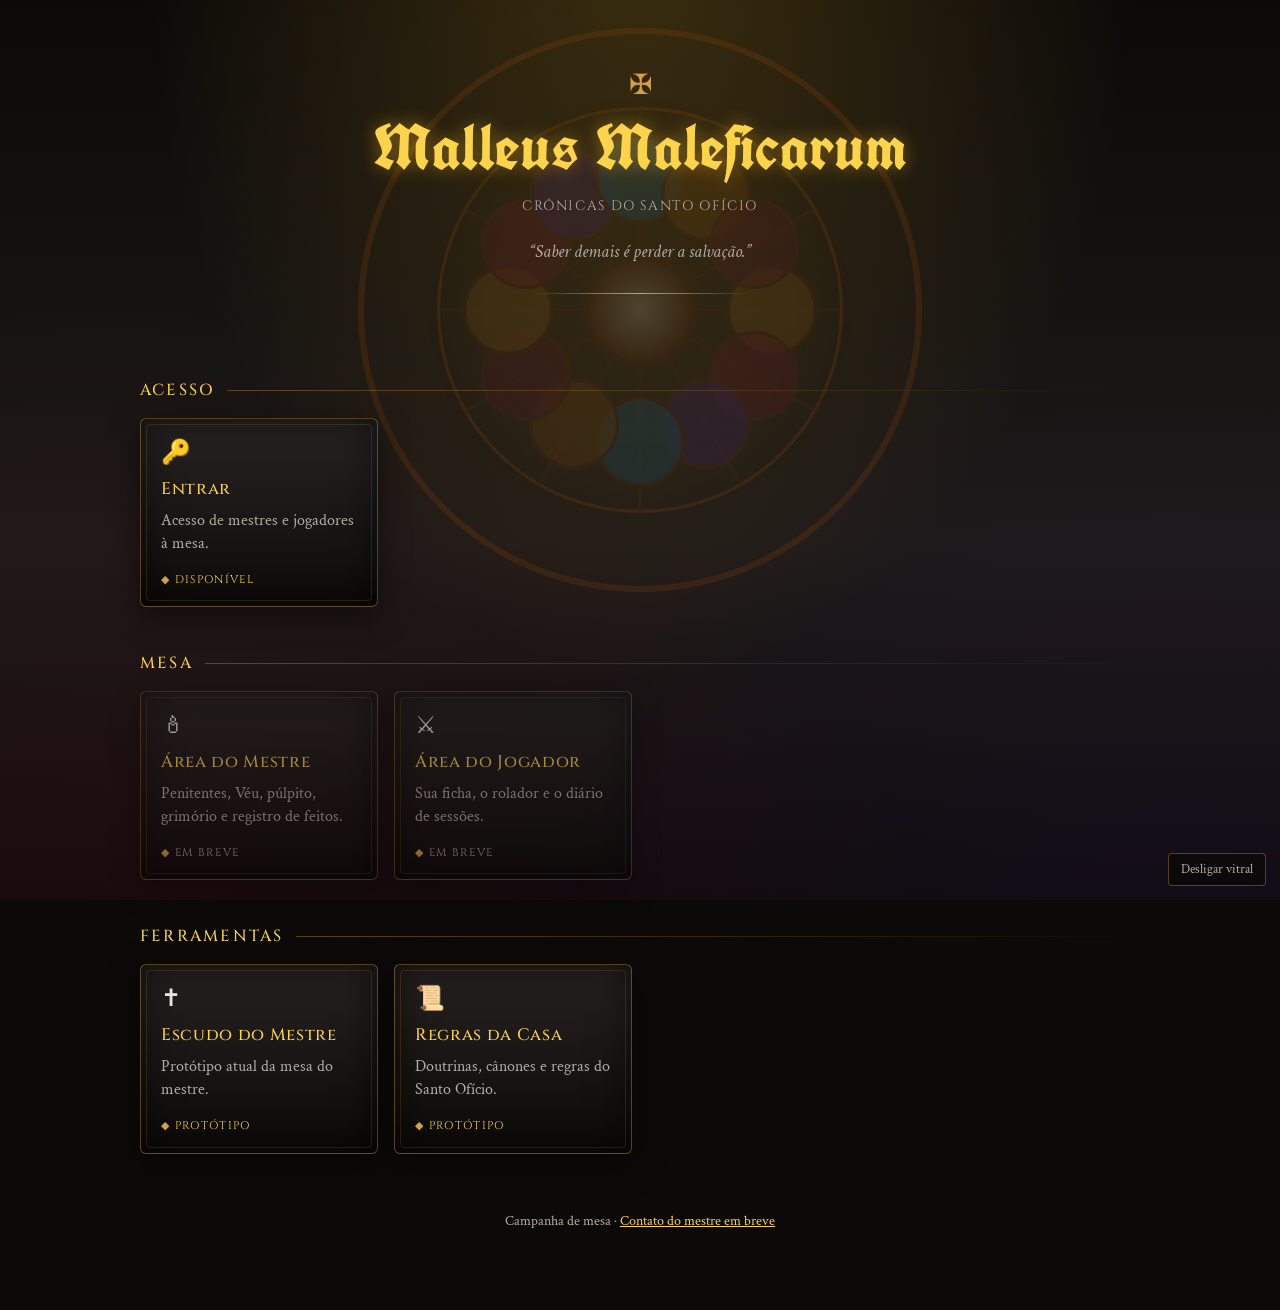
<file: index.html>
<!DOCTYPE html>
<html lang="pt-BR">
<head>
  <meta charset="UTF-8">
  <meta name="viewport" content="width=device-width, initial-scale=1, viewport-fit=cover">
  <title>Malleus Maleficarum</title>
  <meta name="description" content="Portal da campanha Malleus Maleficarum.">
  <link rel="preconnect" href="https://fonts.googleapis.com">
  <link rel="preconnect" href="https://fonts.gstatic.com" crossorigin>
  <link href="https://fonts.googleapis.com/css2?family=Cinzel:wght@500;700&family=Crimson+Text:ital,wght@0,400;0,600;1,400&family=UnifrakturCook:wght@700&display=swap" rel="stylesheet">
  <link rel="stylesheet" href="estilizacao/index/index.css">
  <link rel="icon" type="image/png" href="img/Igreja.png">
  <link rel="shortcut icon" type="image/png" href="img/Igreja.png">
  
  <link rel="canonical" href="https://malleus.duqueiguro.xyz/">
  <meta name="author" content="Duque Iguro">
  <meta name="keywords" content="Malleus Maleficarum, Ordem Paranormal, regras da casa, RPG de mesa, campanha, Santo Ofício, ocultismo">
  <meta name="robots" content="index, follow">
  <meta name="theme-color" content="#1a1008">

  <meta property="og:type" content="website">
  <meta property="og:locale" content="pt_BR">
  <meta property="og:site_name" content="Malleus Maleficarum">
  <meta property="og:title" content="Malleus Maleficarum">
  <meta property="og:description" content="Portal da campanha Malleus Maleficarum: Crônicas do Santo Ofício.">
  <meta property="og:url" content="https://malleus.duqueiguro.xyz/">
  <meta property="og:image" content="https://malleus.duqueiguro.xyz/img/Igreja.png">

  <meta name="twitter:card" content="summary">
  <meta name="twitter:title" content="Malleus Maleficarum">
  <meta name="twitter:description" content="Portal da campanha Malleus Maleficarum: Crônicas do Santo Ofício.">
  <meta name="twitter:image" content="https://malleus.duqueiguro.xyz/img/Igreja.png">
</head>
<body>

<div id="nave" aria-hidden="true"></div>

<svg id="vitral" aria-hidden="true" viewBox="0 0 400 400">
  <defs>
    <radialGradient id="rg" cx="50%" cy="50%" r="50%">
      <stop offset="0" stop-color="#fef3c7"/>
      <stop offset="1" stop-color="#78350f"/>
    </radialGradient>
  </defs>
  <circle cx="200" cy="200" r="180" fill="none" stroke="#b45309" stroke-width="4"/>
  <circle cx="200" cy="200" r="130" fill="none" stroke="#b45309" stroke-width="2"/>
  <g id="raios"></g>
  <circle cx="200" cy="200" r="34" fill="url(#rg)" stroke="#78350f" stroke-width="3"/>
</svg>

<div class="conteudo">
  <header class="topo">
    <div class="cruz" aria-hidden="true">✠</div>
    <h1>Malleus Maleficarum</h1>
    <p class="subtitulo">Crônicas do Santo Ofício</p>
    <p class="aforismo">“Saber demais é perder a salvação.”</p>
    <div class="divisor" aria-hidden="true"></div>
  </header>

  <main id="portas">
    <noscript><p class="sem-js">Esta página precisa de JavaScript para exibir os destinos.</p></noscript>
  </main>

  <footer class="rodape">
    <p>Campanha de mesa · <a href="#" aria-disabled="true">Contato do mestre em breve</a></p>
  </footer>
</div>

<button type="button" class="alternar-vitral" id="btn-vitral" aria-pressed="true">Desligar vitral</button>

<script src="estilizacao/index/index.js" defer></script>
</body>
</html>
</file>
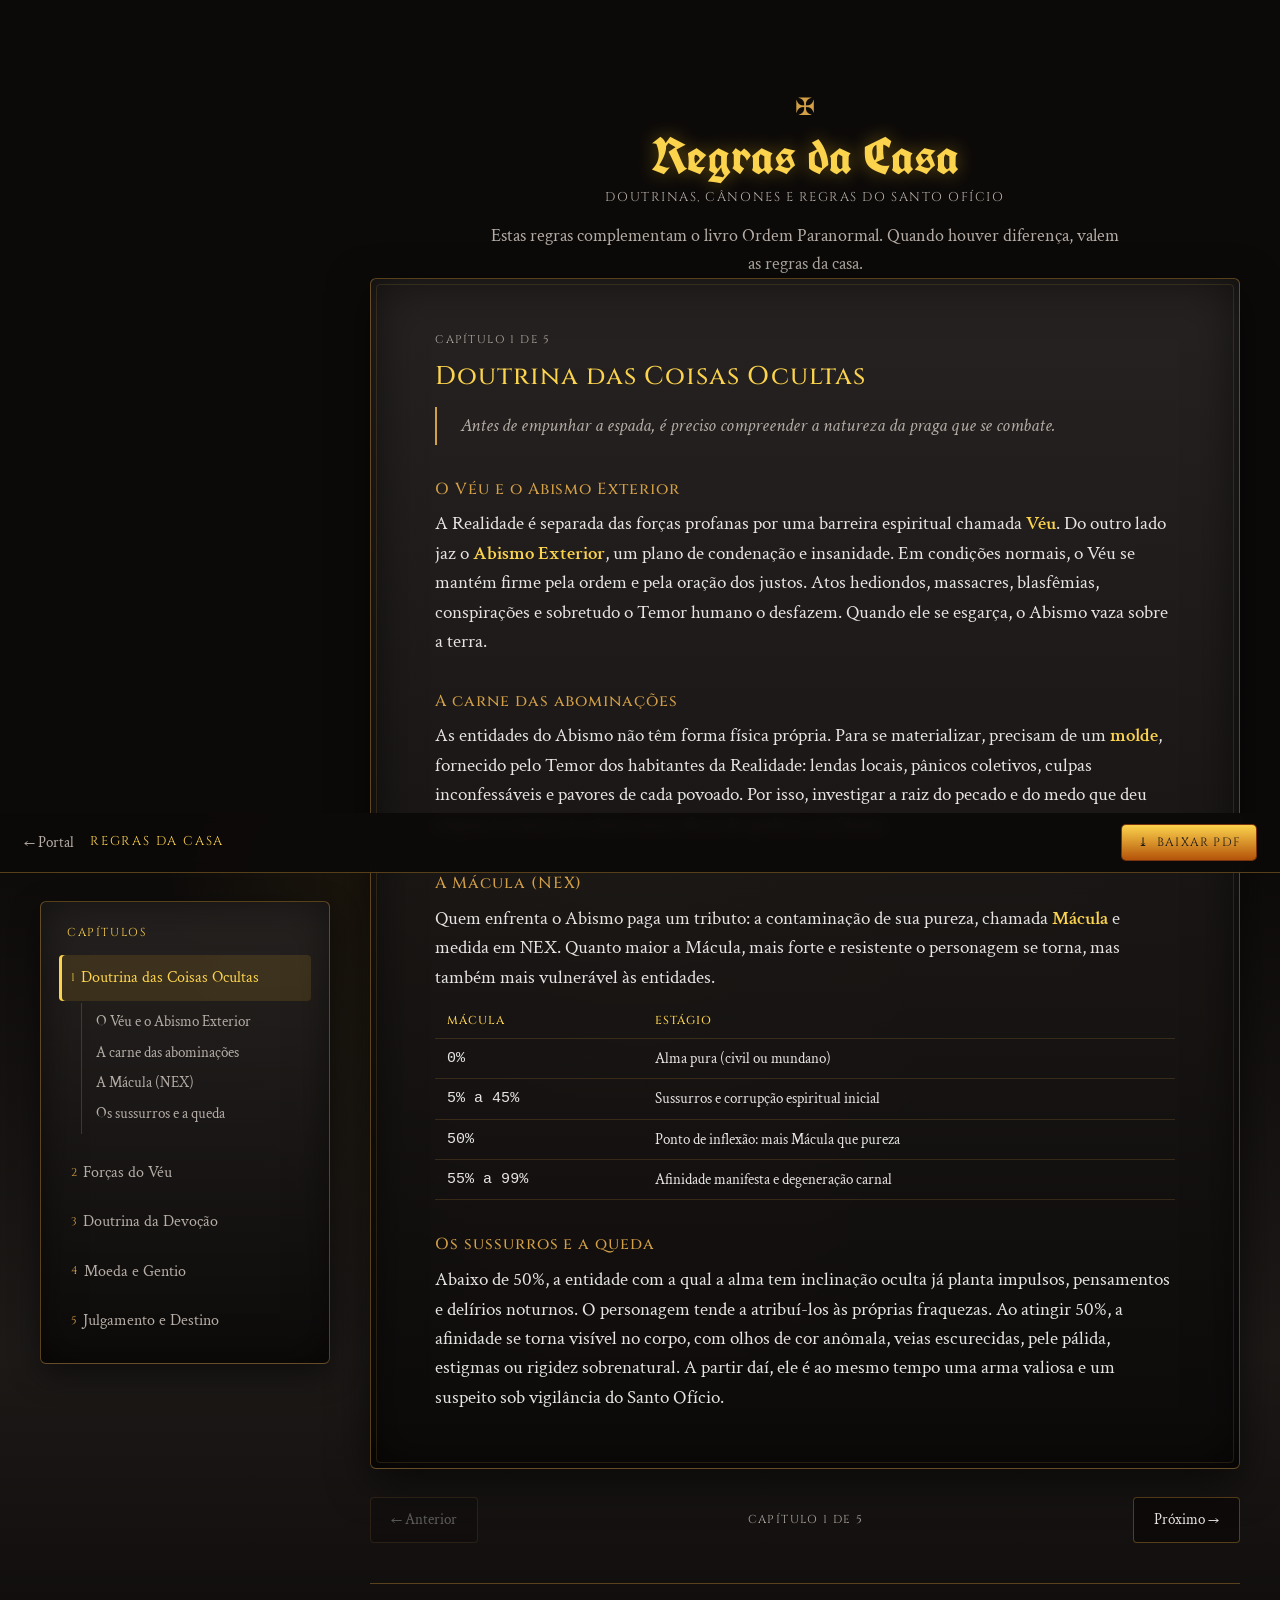
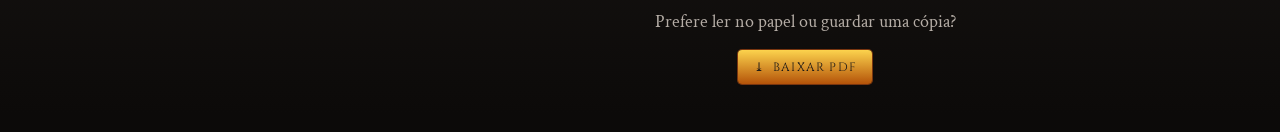
<file: pages/regras.html>
<!DOCTYPE html>
<html lang="pt-BR">
<head>
  <meta charset="UTF-8">
  <meta name="viewport" content="width=device-width, initial-scale=1, viewport-fit=cover">
  <title>Regras da Casa · Malleus Maleficarum</title>
  <meta name="description" content="Doutrinas, cânones e regras do Santo Ofício para a campanha Malleus Maleficarum.">
  <link rel="preconnect" href="https://fonts.googleapis.com">
  <link rel="preconnect" href="https://fonts.gstatic.com" crossorigin>
  <link href="https://fonts.googleapis.com/css2?family=Cinzel:wght@500;700&family=Crimson+Text:ital,wght@0,400;0,600;1,400&family=UnifrakturCook:wght@700&display=swap" rel="stylesheet">
  <link rel="stylesheet" href="../estilizacao/regras/regras.css">
  <script src="../estilizacao/regras/regras.js" defer></script>

  <link rel="icon" type="image/png" href="../img/Igreja.png">
  <link rel="shortcut icon" type="image/png" href="../img/Igreja.png">
  <link rel="canonical" href="https://malleus.duqueiguro.xyz/pages/regras.html">

  <meta name="author" content="Duque Iguro">
  <meta name="keywords" content="Malleus Maleficarum, regras da casa, Ordem Paranormal, sistema de crença, Mácula, NEX, ritos da fé, RPG de mesa">
  <meta name="robots" content="index, follow">
  <meta name="theme-color" content="#1a1008">

  <meta property="og:type" content="article">
  <meta property="og:locale" content="pt_BR">
  <meta property="og:site_name" content="Malleus Maleficarum">
  <meta property="og:title" content="Regras da Casa · Malleus Maleficarum">
  <meta property="og:description" content="Doutrinas, cânones e regras do Santo Ofício para a campanha Malleus Maleficarum.">
  <meta property="og:url" content="https://malleus.duqueiguro.xyz/pages/regras.html">
  <meta property="og:image" content="https://malleus.duqueiguro.xyz/img/Igreja.png">

  <meta name="twitter:card" content="summary">
  <meta name="twitter:title" content="Regras da Casa · Malleus Maleficarum">
  <meta name="twitter:description" content="Doutrinas, cânones e regras do Santo Ofício para a campanha Malleus Maleficarum.">
  <meta name="twitter:image" content="https://malleus.duqueiguro.xyz/img/Igreja.png">
</head>
<body>

<div class="fundo" aria-hidden="true"></div>

<header class="barra">
  <a class="voltar" href="../index">← Portal</a>
  <span class="barra-titulo">Regras da Casa</span>
  <a class="botao-pdf" href="../downloads/MalleusMaleficarumRegras.pdf" download>
    <span aria-hidden="true">⤓</span> <span>Baixar PDF</span>
  </a>
</header>

<div class="layout">

  <aside class="nav-caps" aria-label="Capítulos">
    <p class="nav-titulo">Capítulos</p>
    <ol id="lista-caps">
      <li>
        <a href="#cap-1" data-cap="cap-1"><span class="n">1</span><span>Doutrina das Coisas Ocultas</span></a>
        <ul class="subnav" aria-label="Seções do capítulo"></ul>
      </li>
      <li>
        <a href="#cap-2" data-cap="cap-2"><span class="n">2</span><span>Forças do Véu</span></a>
        <ul class="subnav" aria-label="Seções do capítulo"></ul>
      </li>
      <li>
        <a href="#cap-3" data-cap="cap-3"><span class="n">3</span><span>Doutrina da Devoção</span></a>
        <ul class="subnav" aria-label="Seções do capítulo"></ul>
      </li>
      <li>
        <a href="#cap-4" data-cap="cap-4"><span class="n">4</span><span>Moeda e Gentio</span></a>
        <ul class="subnav" aria-label="Seções do capítulo"></ul>
      </li>
      <li>
        <a href="#cap-5" data-cap="cap-5"><span class="n">5</span><span>Julgamento e Destino</span></a>
        <ul class="subnav" aria-label="Seções do capítulo"></ul>
      </li>
    </ol>
  </aside>

  <main class="principal">

    <header class="topo-regras">
      <div class="cruz" aria-hidden="true">✠</div>
      <h1>Regras da Casa</h1>
      <p class="subtitulo">Doutrinas, cânones e regras do Santo Ofício</p>
      <p class="resumo">Estas regras complementam o livro Ordem Paranormal. Quando houver diferença, valem as regras da casa.</p>
    </header>

    <!-- ============ CAPÍTULO 1 ============ -->
    <article class="capitulo" id="cap-1">
      <p class="numero">Capítulo 1 de 5</p>
      <h2>Doutrina das Coisas Ocultas</h2>
      <p class="aforismo-cap">Antes de empunhar a espada, é preciso compreender a natureza da praga que se combate.</p>

      <h3>O Véu e o Abismo Exterior</h3>
      <p>A Realidade é separada das forças profanas por uma barreira espiritual chamada <strong>Véu</strong>. Do outro lado jaz o <strong>Abismo Exterior</strong>, um plano de condenação e insanidade. Em condições normais, o Véu se mantém firme pela ordem e pela oração dos justos. Atos hediondos, massacres, blasfêmias, conspirações e sobretudo o Temor humano o desfazem. Quando ele se esgarça, o Abismo vaza sobre a terra.</p>

      <h3>A carne das abominações</h3>
      <p>As entidades do Abismo não têm forma física própria. Para se materializar, precisam de um <strong>molde</strong>, fornecido pelo Temor dos habitantes da Realidade: lendas locais, pânicos coletivos, culpas inconfessáveis e pavores de cada povoado. Por isso, investigar a raiz do pecado e do medo que deu origem à criatura é o único meio eficaz de quebrar sua fôrma.</p>

      <h3>A Mácula (NEX)</h3>
      <p>Quem enfrenta o Abismo paga um tributo: a contaminação de sua pureza, chamada <strong>Mácula</strong> e medida em NEX. Quanto maior a Mácula, mais forte e resistente o personagem se torna, mas também mais vulnerável às entidades.</p>
      <div class="tabela-wrap">
        <table>
          <thead><tr><th>Mácula</th><th>Estágio</th></tr></thead>
          <tbody>
            <tr><td class="mono">0%</td><td>Alma pura (civil ou mundano)</td></tr>
            <tr><td class="mono">5% a 45%</td><td>Sussurros e corrupção espiritual inicial</td></tr>
            <tr><td class="mono">50%</td><td>Ponto de inflexão: mais Mácula que pureza</td></tr>
            <tr><td class="mono">55% a 99%</td><td>Afinidade manifesta e degeneração carnal</td></tr>
          </tbody>
        </table>
      </div>

      <h3>Os sussurros e a queda</h3>
      <p>Abaixo de 50%, a entidade com a qual a alma tem inclinação oculta já planta impulsos, pensamentos e delírios noturnos. O personagem tende a atribuí-los às próprias fraquezas. Ao atingir 50%, a afinidade se torna visível no corpo, com olhos de cor anômala, veias escurecidas, pele pálida, estigmas ou rigidez sobrenatural. A partir daí, ele é ao mesmo tempo uma arma valiosa e um suspeito sob vigilância do Santo Ofício.</p>
    </article>

    <!-- ============ CAPÍTULO 2 ============ -->
    <article class="capitulo" id="cap-2">
      <p class="numero">Capítulo 2 de 5</p>
      <h2>Forças do Véu: os Quatro Pecados e a Graça Primordial</h2>
      <p class="aforismo-cap">O princípio da ruína é o tremor do espírito.</p>

      <p>As manifestações do Abismo se dividem em cinco forças. O <strong>Temor</strong> é a raiz de todas e não está preso ao ciclo de opressão. As outras quatro formam um ciclo, em que cada uma oprime uma e é oprimida por outra.</p>

      <h3>Temor · O Medo (elemento matriz)</h3>
      <p>O terror primitivo inscrito na carne desde a Queda. Manifesta-se como névoa fria e sem cheiro, como o peso de olhos invisíveis nas catedrais vazias, ou como cânticos distorcidos que gelam o coração. Transcende o ciclo: não é oprimido por nenhuma força e não oprime nenhuma.</p>

      <h3>Pecado · O Sangue</h3>
      <p><em>A carne clama, o sangue condena.</em> A fraqueza carnal levada ao extremo: fúria, luxúria, gula e suplício. Reconhece-se por sangue espesso que não coagula, cheiro de carniça e carne que se deforma em garras e presas. Oprime a Fé e é oprimido pela Mágoa.</p>

      <h3>Fé · O Conhecimento</h3>
      <p><em>Saber demais é perder a salvação.</em> A sede perigosa de saber o que cabe apenas a Deus: gnose herética, manuscritos proibidos e segredos murmurados nos claustros. Manifesta-se em sigilos dourados que não consomem o pergaminho e em sussurros de línguas mortas. Oprime a Desordem e é oprimida pelo Pecado.</p>

      <h3>Desordem · A Energia</h3>
      <p><em>A heresia consome o que o caos inflama.</em> A insubordinação, o delírio e o caos imprevisível. Manifesta-se em chamas frias, tempestades repentinas e vitrais que refletem cores inexistentes. Oprime a Mágoa e é oprimida pela Fé.</p>

      <h3>Mágoa · A Morte</h3>
      <p><em>Lembra-te de que és pó, e ao pó hás de voltar.</em> O luto eterno, a decadência e a espiral do tempo. Manifesta-se em cinzas enegrecidas, sepulcros que transbordam óleo fétido e uma letargia que drena a vitalidade. Oprime o Pecado e é oprimida pela Desordem.</p>

      <div class="caixa">
        <h4>Tábua de opressão</h4>
        <div class="tabela-wrap">
          <table>
            <thead><tr><th>Força</th><th>Oprime</th><th>É oprimida por</th></tr></thead>
            <tbody>
              <tr><td>Temor</td><td>Nenhuma (transcende)</td><td>Nenhuma (incontido)</td></tr>
              <tr><td>Pecado</td><td>Fé</td><td>Mágoa</td></tr>
              <tr><td>Fé</td><td>Desordem</td><td>Pecado</td></tr>
              <tr><td>Desordem</td><td>Mágoa</td><td>Fé</td></tr>
              <tr><td>Mágoa</td><td>Pecado</td><td>Desordem</td></tr>
            </tbody>
          </table>
        </div>
      </div>
    </article>

    <!-- ============ CAPÍTULO 3 ============ -->
    <article class="capitulo" id="cap-3">
      <p class="numero">Capítulo 3 de 5</p>
      <h2>Doutrina da Devoção: o Sistema de Crença</h2>
      <p class="aforismo-cap">A armadura do inquisidor é forjada na convicção de sua alma.</p>

      <h3>A Regra da Crença</h3>
      <p>Nesta campanha, o personagem não tem Sanidade (SAN) nem Pontos de Esforço (PE). Em seu lugar, usa duas barras:</p>
      <ul>
        <li><strong>Pontos de Vida (PV):</strong> a integridade do corpo.</li>
        <li><strong>Pontos de Crença (PC):</strong> a chama interior da devoção. Substitui SAN e PE.</li>
      </ul>
      <p>Gastar PC representa exigir milagres do próprio espírito, hesitar diante do medo ou ver a fé abalada. Habilidades e rituais que custariam PE passam a drenar PC, e qualquer dano mental ou perda de sanidade desconta do PC. Se o PC chegar a 0, o personagem entra em <strong>Crise de Fé</strong>, equivalente a enlouquecer, com risco iminente de <strong>Apostasia</strong>.</p>

      <h3>Valores iniciais e progressão</h3>
      <div class="formula">PC máximo = Base da classe + Presença + (Avanços de NEX × (Incremento + Presença))</div>
      <div class="tabela-wrap">
        <table>
          <thead><tr><th>Classe</th><th>Base inicial</th><th>Incremento por avanço de NEX</th></tr></thead>
          <tbody>
            <tr><td>Combatente</td><td class="mono">6 + Presença</td><td class="mono">3 + Presença</td></tr>
            <tr><td>Especialista</td><td class="mono">8 + Presença</td><td class="mono">4 + Presença</td></tr>
            <tr><td>Ocultista</td><td class="mono">10 + Presença</td><td class="mono">5 + Presença</td></tr>
          </tbody>
        </table>
      </div>
      <div class="caixa">
        <h4>Nota de implementação</h4>
        <p>O PDF diz “a cada novo avanço de NEX”, sem o tamanho do passo. A mesa adota, por enquanto, um avanço a cada 5% de NEX. Esta definição aguarda confirmação do mestre.</p>
      </div>
      <p>Exemplo: um Combatente com Presença 2 e NEX 20% tem PC máximo de 6 + 2 + 4 × (3 + 2) = 28.</p>

      <h3>Ação de interlúdio: Dedicar Sua Fé</h3>
      <p>Requer treinamento em <strong>Religião</strong>. Durante uma cena de interlúdio, o personagem se prostra, acende velas, jejua ou recita orações, e faz um teste de Religião. Para cada 10 pontos no total, recebe 5 PC temporários, arredondados para baixo. Um total de 24, por exemplo, concede 10 PC. Esses pontos duram até o fim do dia. Esta ação também conta como Relaxar para o conjurador.</p>

      <h3>Ritos da Fé</h3>
      <p>Ritos exigem um teste de Religião contra uma Dificuldade de Teste (DT).</p>
      <div class="tabela-wrap">
        <table>
          <thead><tr><th>Rito</th><th>DT</th><th>Execução</th><th>Alcance</th></tr></thead>
          <tbody>
            <tr><td>Benção</td><td class="mono">15</td><td>Ação padrão ou interlúdio. Duração: cena</td><td>Toque</td></tr>
            <tr><td>Compartilhar a Palavra</td><td class="mono">25</td><td>Ação de interlúdio, junto de Dedicar Sua Fé</td><td>Curto</td></tr>
            <tr><td>Rito de Iniciação</td><td class="mono">30</td><td>Ação completa (cerimônia de 1 hora)</td><td>Toque</td></tr>
          </tbody>
        </table>
      </div>
      <p><strong>Benção</strong> tem três manifestações, escolhidas na execução:</p>
      <ul>
        <li><strong>Abençoar Ser:</strong> o alvo recebe 5 PV temporários, mais 3 para cada 5 pontos que o teste superar a DT 15. Resultado 20 concede 8 PV; 25 concede 11 PV.</li>
        <li><strong>Abençoar Objeto:</strong> o item ganha Redução de Dano igual ao total do teste, aplicada ao primeiro dano que atingir o portador. Depois, a bênção se dissipa.</li>
        <li><strong>Consagrar Águas:</strong> um cubo de 1,5 m de água pura vira Água Benta, com uma porção extra a cada 5 pontos acima da DT 15, que aumentam o cubo em 1,5 m.</li>
      </ul>
      <p><strong>Compartilhar a Palavra</strong> transfere os PC temporários do orador para os aliados presentes, com limite de 2 × Presença.</p>
      <p><strong>Rito de Iniciação</strong> sela a alma do fiel sob a Igreja. Se atingir a DT, o alvo perde sua Origem anterior e recebe, de forma definitiva, a Origem Abençoado.</p>

      <h3>Relíquia: Água Benta</h3>
      <p>Não se compra em mercados comuns. Só é obtida como voto capitular ou pelo rito Benção. Ao conjurar um ritual, o clérigo pode consumir uma dose como catalisador. Cada criatura afetada sofre 2d6 de dano direto de PV e fica <em>Fatigada</em> até o fim da cena, a não ser que passe no teste de resistência, o que anula os dois efeitos. Se o ritual manipular água usando apenas Água Benta no vórtice, as criaturas sofrem −5 nos testes de resistência.</p>

      <h3>Origem: Abençoado</h3>
      <p>Treinado em Religião e Vontade. Tem dois benefícios:</p>
      <ul>
        <li><strong>Crença Reforçada:</strong> bônus numéricos e restaurações de Dedicar Sua Fé ou de Ritos da Fé que afetem o próprio personagem aumentam em +1.</li>
        <li><strong>Sorte Divina:</strong> uma vez por cena de ação ou investigação, pode sacrificar 1d4 PC para rolar novamente um teste recém-feito. Se a nova rolagem for sucesso ou um efeito mais brando e favorável, o PC sacrificado é recuperado.</li>
      </ul>
    </article>

    <!-- ============ CAPÍTULO 4 ============ -->
    <article class="capitulo" id="cap-4">
      <p class="numero">Capítulo 4 de 5</p>
      <h2>Moeda e Gentio: Economia e a Alma sem Fé</h2>
      <p class="aforismo-cap">Nem todos dobram os joelhos aos dogmas da Santa Sé.</p>

      <h3>O sistema monetário</h3>
      <p>A riqueza é transacionada em quatro cunhagens:</p>
      <div class="tabela-wrap">
        <table>
          <thead><tr><th>Moeda</th><th>Valor</th><th>Uso típico</th></tr></thead>
          <tbody>
            <tr><td>Cobre (MC)</td><td class="mono">1 MC</td><td>Pão, cerveja aguada, vela de sebo</td></tr>
            <tr><td>Prata (MP)</td><td class="mono">100 MC</td><td>Estalagens, ferramentas, armas simples, dízimos</td></tr>
            <tr><td>Ouro (MO)</td><td class="mono">100 MP (10.000 MC)</td><td>Privilégio: armaduras completas, carruagens, terras, servos</td></tr>
            <tr><td>Platina (MPl)</td><td class="mono">1.000 MO (10.000.000 MC)</td><td>Transações entre coroas e resgates de reis</td></tr>
          </tbody>
        </table>
      </div>

      <h3>Patrimônio inicial</h3>
      <p>Depende da casta, da Presença e da idade, contada a partir dos 18 anos. Com 18 anos, o multiplicador é 1.</p>
      <ul>
        <li><strong>Nobreza:</strong> 15 MO × Presença × (Idade − 18)</li>
        <li><strong>Plebe:</strong> 10 MP × Presença × (Idade − 18)</li>
      </ul>
      <p>Exemplo: um nobre de 30 anos com Presença 2 acumula 15 × 2 × 12 = 360 MO.</p>

      <h3>Carga</h3>
      <p>A cada 50 moedas de qualquer tipo, ocupa-se 1 espaço de inventário. Quantias abaixo de 50 moedas têm peso desprezível.</p>

      <h3>Os gentios</h3>
      <p>Mercenários cínicos, hereges fugitivos e pagãos também cruzam o Abismo. A Mácula os atinge da mesma forma, com os mesmos aumentos físicos e poderes paranormais. Ao atingir 50%, também manifestam deformidades e afinidade elemental.</p>
      <p>A diferença está na estrutura psicológica. O gentio <strong>não tem barra de Crença</strong>. Gerencia PV, Sanidade (SAN) e Pontos de Esforço (PE) pelas regras padrão. Não pode usar Dedicar Sua Fé nem manifestar Ritos da Fé, e fica suscetível aos danos de sanidade.</p>

      <div class="caixa">
        <h4>Conversão pelo Rito de Iniciação</h4>
        <p>Um gentio pode se submeter ao Santo Ofício pelo Rito de Iniciação (Religião, DT 30). A conversão é irreversível: a Origem muda para Abençoado; SAN e PE são descartados e unificados na barra de Crença, calculada pela classe e pela Mácula acumulada; e o personagem passa a receber os benefícios de Dedicar Sua Fé, bênçãos coletivas e sacramentos.</p>
      </div>
    </article>

    <!-- ============ CAPÍTULO 5 ============ -->
    <article class="capitulo" id="cap-5">
      <p class="numero">Capítulo 5 de 5</p>
      <h2>Julgamento e Destino: o Sistema de Rolagem Híbrida</h2>
      <p class="aforismo-cap">Há ações cuja realização está em dúvida, e outras cujo resultado é certo, mas cuja qualidade depende da Providência.</p>

      <h3>Quando usar cada rolagem</h3>
      <p>Cabe ao mestre decidir, com base nestas premissas:</p>
      <ul>
        <li><strong>Rolagem numeral:</strong> ações diretas, reativas ou competitivas contra uma DT fixa ou defesa. Decide se a ação acontece. Ex.: golpe de espada, perceber um cultista escondido, resistir a um veneno.</li>
        <li><strong>Rolagem simbólica:</strong> quando a ação será concluída de qualquer forma e os dados definem a qualidade e as consequências. Ex.: Dedicar Sua Fé, decifrar manuscritos, conduzir um interrogatório, preparar ritos.</li>
      </ul>

      <h3>Rolagem numeral</h3>
      <ol>
        <li>Role d20 em número igual ao valor do atributo. Se o atributo for 0, role 2d20 e fique com o menor.</li>
        <li>Escolha o maior dado e some o bônus de treinamento: Destreinado +0, Treinado +5, Veterano +10, Expert +15.</li>
        <li>Compare o total com a DT.</li>
      </ol>

      <h3>Rolagem simbólica</h3>
      <p>Os dados trazem três símbolos: <strong>S</strong> (Sucesso, eficácia e perfeição), <strong>A</strong> (Adaptação, oportunidades, serenidade e vantagens) e <strong>P</strong> (Pressão, cansaço, complicações e o olhar do Abismo).</p>
      <div class="tabela-wrap">
        <table>
          <thead><tr><th>Treinamento</th><th>Dado</th><th>Natureza</th></tr></thead>
          <tbody>
            <tr><td>Destreinado / Leigo</td><td class="mono">d4</td><td>Faces limitadas, com mais incerteza</td></tr>
            <tr><td>Treinado</td><td class="mono">d6</td><td>Equilíbrio entre sucessos e adaptações</td></tr>
            <tr><td>Veterano</td><td class="mono">d10</td><td>Probabilidade alta de sucessos múltiplos</td></tr>
            <tr><td>Expert</td><td class="mono">d12</td><td>Maestria espiritual, com faces densas</td></tr>
          </tbody>
        </table>
      </div>
      <p>Na rolagem simbólica, o treinamento não dá bônus numérico. Ele só define o tipo de dado. Com atributo 0, rola-se 1d4, independentemente do treinamento.</p>

      <h3>Descarte e retenção</h3>
      <p>Role um número de dados igual ao atributo. Depois, pode descartar até <strong>Atributo − 2</strong> dados. Atributos 1 e 2 não permitem descarte.</p>
      <div class="formula">Descartes permitidos = máx(0, Atributo − 2)</div>
      <p>É proibido descartar a ponto de anular o teste: sempre é preciso manter ao menos 1 dado. O objetivo é eliminar faces com Pressão ou vazias para preservar Sucessos e Adaptações.</p>

      <h3>Rerolagens</h3>
      <p>Habilidades que permitem rerolar, como Sorte Divina, valem apenas para dados mantidos após o descarte. Para cada ponto de rerolagem, escolha um dado mantido e role sua face de novo. O novo resultado substitui o anterior.</p>

      <h3>Tábua prática de resolução simbólica</h3>
      <ol>
        <li><strong>Declaração:</strong> o mestre classifica a ação como numeral ou simbólica.</li>
        <li><strong>Preparação:</strong> quantidade de dados = valor do atributo; tipo de dado = treinamento.</li>
        <li><strong>Rolagem:</strong> role todos os dados da reserva.</li>
        <li><strong>Purificação:</strong> descarte até (Atributo − 2) dados, mantendo ao menos 1.</li>
        <li><strong>Veredito:</strong> some os símbolos mantidos. S define a potência do efeito, A traz adaptações e alívios, e P gera desgaste, atrito com superiores ou fadiga.</li>
      </ol>
    </article>

    <nav class="paginacao" aria-label="Navegação entre capítulos">
      <button type="button" id="ant" class="btn-pag">← Anterior</button>
      <span id="posicao" class="posicao" aria-live="polite">Capítulo 1 de 5</span>
      <button type="button" id="prox" class="btn-pag">Próximo →</button>
    </nav>

    <footer class="rodape-regras">
      <p>Prefere ler no papel ou guardar uma cópia?</p>
      <a class="botao-pdf" href="../downloads/MalleusMaleficarumRegras.pdf" download>
        <span aria-hidden="true">⤓</span> <span>Baixar PDF</span>
      </a>
    </footer>
  </main>
</div>

</body>
</html>
</file>
<file: estilizacao/index/index.css>
:root {
  --pedra-0: #0c0a09;
  --pedra-1: #1c1917;
  --pedra-2: #292524;
  --ouro: #fcd34d;
  --ouro-2: #d4a047;
  --ouro-borda: rgba(180, 130, 50, .45);
  --texto: #e7e5e4;
  --texto-suave: #b5ada6;
  --serif: 'Crimson Text', Georgia, serif;
  --titulo: 'Cinzel', Georgia, serif;
  --gotico: 'UnifrakturCook', 'Cinzel', serif;
}

* { box-sizing: border-box; }
html, body { margin: 0; min-height: 100%; }
body {
  font-family: var(--serif);
  font-size: 18px;
  line-height: 1.5;
  color: var(--texto);
  background: var(--pedra-0);
  position: relative;
  overflow-x: hidden;
}

/* Fundo: nave com luz de vela */
#nave {
  position: fixed; inset: 0; z-index: 0; pointer-events: none;
  background:
    radial-gradient(ellipse at 50% -10%, rgba(251, 191, 36, .20), transparent 55%),
    radial-gradient(ellipse at 8% 110%, rgba(190, 18, 60, .10), transparent 50%),
    radial-gradient(ellipse at 92% 110%, rgba(109, 40, 217, .08), transparent 50%),
    linear-gradient(180deg, #0c0a09, #1c1917 60%, #0c0a09);
}
#vitral {
  position: fixed; top: 0; left: 50%; transform: translateX(-50%);
  width: min(620px, 100vw); height: auto; z-index: 0; pointer-events: none;
  opacity: .16; filter: drop-shadow(0 0 30px rgba(251, 191, 36, .25));
  animation: vela 7s ease-in-out infinite;
}
@keyframes vela {
  0%, 100% { opacity: .14; } 35% { opacity: .22; } 60% { opacity: .11; } 80% { opacity: .18; }
}
body.sem-vitral #vitral { display: none; }

.conteudo { position: relative; z-index: 1; max-width: 1040px; margin: 0 auto; padding: 0 20px 64px; }

/* Cabeçalho */
.topo { text-align: center; padding: 72px 0 40px; }
.cruz { color: var(--ouro-2); font-size: 28px; line-height: 1; }
h1 {
  font-family: var(--gotico);
  font-weight: 700;
  font-size: clamp(2.4rem, 7vw, 4rem);
  color: var(--ouro);
  margin: 12px 0 8px;
  text-shadow: 0 0 18px rgba(251, 191, 36, .45);
  line-height: 1.1;
}
.subtitulo {
  font-family: var(--titulo);
  letter-spacing: .12em;
  text-transform: uppercase;
  font-size: .85rem;
  color: var(--texto-suave);
}
.aforismo {
  font-style: italic;
  color: var(--texto-suave);
  margin: 22px auto 0;
  max-width: 30rem;
}
.divisor {
  width: 220px; height: 1px; margin: 28px auto 0;
  background: linear-gradient(90deg, transparent, var(--ouro-2), transparent);
}

/* Grupos e cartões */
.grupo { margin-top: 44px; }
.grupo h2 {
  font-family: var(--titulo);
  font-weight: 500;
  font-size: 1rem;
  letter-spacing: .14em;
  text-transform: uppercase;
  color: var(--ouro);
  margin: 0 0 16px;
  display: flex; align-items: center; gap: 12px;
}
.grupo h2::after {
  content: ""; flex: 1; height: 1px;
  background: linear-gradient(90deg, var(--ouro-borda), transparent);
}
.cartoes {
  display: grid; gap: 16px;
  grid-template-columns: repeat(auto-fill, minmax(230px, 1fr));
}
.cartao {
  position: relative;
  display: flex; flex-direction: column; gap: 6px;
  padding: 22px 20px 18px;
  border-radius: 6px;
  border: 1px solid var(--ouro-borda);
  background: linear-gradient(180deg, rgba(41, 37, 36, .92), rgba(12, 10, 9, .94));
  box-shadow: inset 0 0 40px rgba(0, 0, 0, .6), 0 10px 30px rgba(0, 0, 0, .5);
  color: inherit; text-decoration: none;
  transition: transform .2s, box-shadow .3s, border-color .3s;
}
.cartao::before {
  content: ""; position: absolute; inset: 5px;
  border: 1px solid rgba(217, 170, 70, .14); border-radius: 4px; pointer-events: none;
}
a.cartao:hover, a.cartao:focus-visible {
  transform: translateY(-2px);
  border-color: var(--ouro);
  box-shadow: inset 0 0 40px rgba(0, 0, 0, .6), 0 0 22px rgba(251, 191, 36, .22);
}
a.cartao:focus-visible { outline: 2px solid var(--ouro); outline-offset: 3px; }
.cartao-ico { font-size: 1.5rem; line-height: 1; }
.cartao h3 {
  font-family: var(--titulo);
  font-weight: 500;
  font-size: 1.05rem;
  letter-spacing: .04em;
  color: var(--ouro);
  margin: 6px 0 0;
}
.cartao p { margin: 0; color: var(--texto-suave); font-size: .98rem; }
.selo {
  align-self: flex-start;
  margin-top: auto; padding-top: 10px;
  font-family: var(--titulo);
  font-size: .7rem;
  letter-spacing: .12em;
  text-transform: uppercase;
  color: var(--texto-suave);
}
.selo::before { content: "◆ "; color: var(--ouro-2); }
.selo.ok { color: var(--ouro); }
.bloqueado { opacity: .62; cursor: default; }
.bloqueado .cartao-ico { filter: grayscale(.8); }

.rodape {
  margin-top: 56px; text-align: center;
  font-size: .9rem; color: var(--texto-suave);
}
.rodape a { color: var(--ouro); }
.sem-js { color: var(--texto-suave); text-align: center; margin-top: 40px; }

button.alternar-vitral {
  position: fixed; right: 14px; bottom: 14px; z-index: 2;
  font: inherit; font-size: .8rem; padding: 6px 12px;
  background: rgba(12, 10, 9, .85); color: var(--texto-suave);
  border: 1px solid var(--ouro-borda); border-radius: 4px; cursor: pointer;
}
button.alternar-vitral:hover { color: var(--ouro); border-color: var(--ouro); }
button.alternar-vitral:focus-visible { outline: 2px solid var(--ouro); outline-offset: 2px; }

@media (prefers-reduced-motion: reduce) {
  *, *::before, *::after { animation: none !important; transition: none !important; }
}
</file>
<file: estilizacao/regras/regras.css>
/* ============================================================
   REGRAS DA CASA
   PC (≥ 1024px): painel lateral fixo e um capítulo por vez, ocupando a tela.
   Celular: capítulos em sequência, índice horizontal no topo.
   ============================================================ */

:root {
  --pedra-0: #0c0a09;
  --pedra-1: #1c1917;
  --pedra-2: #292524;
  --ouro: #fcd34d;
  --ouro-2: #d4a047;
  --ouro-borda: rgba(180, 130, 50, .45);
  --texto: #e7e5e4;
  --texto-suave: #b5ada6;
  --serif: 'Crimson Text', Georgia, serif;
  --titulo: 'Cinzel', Georgia, serif;
  --gotico: 'UnifrakturCook', 'Cinzel', serif;
}

* { box-sizing: border-box; }
html { scroll-behavior: smooth; }
body {
  margin: 0; min-height: 100vh;
  font-family: var(--serif); font-size: 18px; line-height: 1.55;
  color: var(--texto); background: var(--pedra-0);
}

/* Fundo estático */
.fundo {
  position: fixed; inset: 0; z-index: 0; pointer-events: none;
  background:
    radial-gradient(ellipse at 50% -20%, rgba(251, 191, 36, .14), transparent 55%),
    linear-gradient(180deg, #0c0a09, #1c1917 60%, #0c0a09);
}

:focus-visible { outline: 2px solid var(--ouro); outline-offset: 3px; }

/* ---------- Barra superior ---------- */
.barra {
  position: sticky; top: 0; z-index: 10;
  display: flex; align-items: center; gap: 16px;
  padding: 12px 24px;
  background: rgba(12, 10, 9, .94);
  border-bottom: 1px solid var(--ouro-borda);
  backdrop-filter: blur(6px);
}
.barra-titulo {
  font-family: var(--titulo); font-size: .8rem; letter-spacing: .14em; text-transform: uppercase;
  color: var(--ouro); margin-right: auto;
}
.voltar { color: var(--texto-suave); text-decoration: none; font-size: .95rem; }
.voltar:hover { color: var(--ouro); }

.botao-pdf {
  display: inline-flex; align-items: center; gap: 8px;
  padding: 8px 16px; border-radius: 4px;
  font-family: var(--titulo); font-size: .75rem; letter-spacing: .1em; text-transform: uppercase;
  color: #1c1917; text-decoration: none;
  background: linear-gradient(180deg, #fcd34d, #b45309);
  box-shadow: 0 0 0 1px #78350f;
  transition: box-shadow .2s;
}
.botao-pdf:hover { box-shadow: 0 0 0 1px #fbbf24, 0 0 18px rgba(251, 191, 36, .5); }

/* ---------- Estrutura ---------- */
.layout {
  position: relative; z-index: 1;
  max-width: 1200px; margin: 0 auto;
  padding: 0 20px;
}

/* Índice no celular: faixa horizontal rolável */
.nav-caps {
  position: sticky; top: 61px; z-index: 5;
  background: rgba(12, 10, 9, .94);
  margin: 0 -20px; padding: 10px 20px 8px;
  border-bottom: 1px solid rgba(180, 130, 50, .2);
}
.nav-titulo { display: none; }
.nav-caps ol {
  list-style: none; margin: 0; padding: 0;
  display: flex; gap: 8px; overflow-x: auto; scrollbar-width: thin;
}
.nav-caps li { flex: 0 0 auto; }
.nav-caps > ol > li > a {
  display: flex; align-items: center; gap: 6px; white-space: nowrap;
  padding: 6px 14px; border-radius: 999px;
  border: 1px solid rgba(180, 130, 50, .35);
  color: var(--texto-suave); text-decoration: none; font-size: .9rem;
}
.nav-caps > ol > li > a .n {
  font-family: var(--titulo); font-size: .7rem; color: var(--ouro-2);
}
.nav-caps > ol > li > a:hover { color: var(--ouro); border-color: var(--ouro); }
.nav-caps > ol > li > a[aria-current="true"] {
  color: #1c1917; background: var(--ouro); border-color: var(--ouro);
}
.nav-caps > ol > li > a[aria-current="true"] .n { color: #1c1917; }
.subnav { display: none; }

.principal { min-width: 0; padding-top: 24px; }

/* ---------- Topo ---------- */
.topo-regras { text-align: center; padding: 20px 0 8px; }
.cruz { color: var(--ouro-2); font-size: 24px; line-height: 1; }
h1 {
  font-family: var(--gotico); font-weight: 700;
  font-size: clamp(2.2rem, 6vw, 3.2rem); line-height: 1.1;
  color: var(--ouro); margin: 8px 0 4px;
  text-shadow: 0 0 18px rgba(251, 191, 36, .4);
}
.subtitulo {
  font-family: var(--titulo); font-size: .8rem; letter-spacing: .12em; text-transform: uppercase;
  color: var(--texto-suave); margin: 0;
}
.resumo { color: var(--texto-suave); max-width: 40rem; margin: 14px auto 0; }

/* ---------- Capítulos ---------- */
.capitulo {
  scroll-margin-top: 130px;
  margin: 28px auto 0; max-width: 780px;
  padding: 32px 36px 28px; border-radius: 6px;
  border: 1px solid var(--ouro-borda);
  background: linear-gradient(180deg, rgba(41, 37, 36, .92), rgba(12, 10, 9, .94));
  box-shadow: inset 0 0 50px rgba(0, 0, 0, .6), 0 12px 40px rgba(0, 0, 0, .55);
  position: relative;
}
.capitulo::before {
  content: ""; position: absolute; inset: 5px;
  border: 1px solid rgba(217, 170, 70, .14); border-radius: 4px; pointer-events: none;
}
.numero {
  margin: 0 0 6px; font-family: var(--titulo); font-size: .7rem; letter-spacing: .14em;
  text-transform: uppercase; color: var(--texto-suave);
}
.capitulo h2 {
  font-family: var(--titulo); font-weight: 500; font-size: 1.25rem; letter-spacing: .04em;
  color: var(--ouro); margin: 0 0 8px; line-height: 1.3;
}
.capitulo h3 {
  font-family: var(--titulo); font-weight: 500; font-size: .92rem; letter-spacing: .06em;
  color: var(--ouro-2); margin: 26px 0 8px; scroll-margin-top: 130px;
}
.capitulo p { margin: 0 0 12px; }
.capitulo ul, .capitulo ol { margin: 0 0 14px; padding-left: 22px; }
.capitulo li { margin-bottom: 6px; }
.capitulo strong { color: var(--ouro); font-weight: 600; }

/* Aforismo: mais espaço entre a barra dourada e o texto */
.aforismo-cap {
  font-style: italic; color: var(--texto-suave);
  border-left: 2px solid var(--ouro-2);
  padding: 4px 0 4px 24px; margin: 14px 0 22px !important;
}

.caixa {
  margin: 16px 0; padding: 16px 20px; border-radius: 4px;
  background: rgba(12, 10, 9, .6); border: 1px solid rgba(180, 130, 50, .3);
}
.caixa h4 {
  margin: 0 0 6px; font-family: var(--titulo); font-weight: 500; font-size: .75rem;
  letter-spacing: .1em; text-transform: uppercase; color: var(--ouro);
}
.caixa p:last-child { margin-bottom: 0; }

.formula {
  font-family: ui-monospace, Menlo, Consolas, monospace; font-size: .85rem;
  color: var(--ouro); background: rgba(0, 0, 0, .35);
  padding: 10px 16px; border-radius: 4px; margin: 8px 0 14px; overflow-x: auto;
}
.mono { font-family: ui-monospace, Menlo, Consolas, monospace; }

.tabela-wrap { overflow-x: auto; margin: 10px 0 16px; }
table { width: 100%; border-collapse: collapse; font-size: .94rem; }
th, td { text-align: left; padding: 8px 12px; border-bottom: 1px solid rgba(120, 90, 40, .35); vertical-align: top; }
th {
  font-family: var(--titulo); font-weight: 500; font-size: .72rem; letter-spacing: .08em;
  text-transform: uppercase; color: var(--ouro);
}

/* ---------- Paginação (só PC) ---------- */
.paginacao { display: none; }

.rodape-regras {
  max-width: 780px; margin: 40px auto 0; padding: 24px 0 48px;
  text-align: center; border-top: 1px solid var(--ouro-borda);
}
.rodape-regras p { color: var(--texto-suave); margin: 0 0 14px; }

/* ============================================================
   PC: painel lateral e um capítulo por vez, ocupando a tela
   ============================================================ */
@media (min-width: 1024px) {
  .layout {
    display: grid;
    grid-template-columns: 290px minmax(0, 1fr);
    gap: 40px;
    align-items: start;
    max-width: 1560px;
    padding: 0 40px;
  }

  /* Painel lateral: cartão completo, ancorado à altura da tela */
  .nav-caps {
    position: sticky; top: 88px;
    margin: 0; padding: 22px 18px 20px;
    background: linear-gradient(180deg, rgba(41, 37, 36, .85), rgba(12, 10, 9, .9));
    border: 1px solid var(--ouro-borda); border-radius: 6px;
    box-shadow: inset 0 0 40px rgba(0, 0, 0, .5), 0 10px 30px rgba(0, 0, 0, .45);
    max-height: calc(100vh - 110px); overflow-y: auto;
  }
  .nav-titulo {
    display: block; margin: 0 0 14px 8px; font-family: var(--titulo); font-size: .72rem;
    letter-spacing: .14em; text-transform: uppercase; color: var(--ouro);
  }
  .nav-caps ol { flex-direction: column; overflow: visible; gap: 4px; }
  .nav-caps li { flex: none; }

  .nav-caps > ol > li > a {
    border: 0; border-radius: 4px; padding: 10px 12px;
    font-size: 1.02rem; color: var(--texto-suave);
  }
  .nav-caps > ol > li > a[aria-current="true"] {
    background: rgba(251, 191, 36, .12); color: var(--ouro);
    box-shadow: inset 3px 0 0 var(--ouro);
  }
  .nav-caps > ol > li > a[aria-current="true"] .n { color: var(--ouro); }

  /* Subíndice: lista simples, sem bordas de pílula */
  .subnav {
    display: none; list-style: none; margin: 2px 0 12px 22px; padding: 4px 0 4px 14px;
    border-left: 1px solid rgba(180, 130, 50, .3);
  }
  .subnav.visivel { display: block; }
  .subnav li { margin: 0; }
  .subnav a {
    display: block; padding: 4px 0; font-size: .92rem; color: var(--texto-suave);
    text-decoration: none; border: 0; border-radius: 0;
  }
  .subnav a:hover { color: var(--ouro); }

  /* Só um capítulo visível por vez, ocupando a coluna */
  body.modo-foco .capitulo { display: none; }
  body.modo-foco .capitulo.ativo { display: block; animation: entrar .35s ease; }
  body.modo-foco .capitulo {
    max-width: none; margin: 0;
    padding: 52px 64px 44px;
    font-size: 19px;
  }
  body.modo-foco .capitulo h2 { font-size: 1.6rem; }
  body.modo-foco .capitulo h3 { font-size: 1rem; margin-top: 32px; }
  body.modo-foco .topo-regras { padding: 8px 0 0; }
  body.modo-foco .topo-regras h1 { font-size: clamp(2.6rem, 4vw, 3.6rem); }
  body.modo-foco .principal { padding-top: 28px; }

  .paginacao {
    display: flex; align-items: center; justify-content: space-between; gap: 16px;
    margin: 28px 0 0;
  }
  body.modo-foco .paginacao { display: flex; }
  body.modo-foco .rodape-regras { max-width: none; }

  .btn-pag {
    font: inherit; font-size: .95rem; padding: 10px 20px; cursor: pointer;
    color: var(--texto); background: rgba(12, 10, 9, .85);
    border: 1px solid var(--ouro-borda); border-radius: 4px;
    transition: border-color .2s, color .2s;
  }
  .btn-pag:hover:not(:disabled) { color: var(--ouro); border-color: var(--ouro); }
  .btn-pag:disabled { opacity: .35; cursor: default; }
  .posicao {
    font-family: var(--titulo); font-size: .72rem; letter-spacing: .12em;
    text-transform: uppercase; color: var(--texto-suave);
  }
}

@keyframes entrar {
  from { opacity: 0; transform: translateY(6px); }
  to { opacity: 1; transform: none; }
}

@media (prefers-reduced-motion: reduce) {
  html { scroll-behavior: auto; }
  *, *::before, *::after { animation: none !important; transition: none !important; }
}

/* ---------- Impressão: todos os capítulos, sem interface ---------- */
@media print {
  body { background: #fff; color: #000; font-size: 12pt; }
  .fundo, .barra, .nav-caps, .paginacao, .botao-pdf, .rodape-regras { display: none !important; }
  .layout { display: block; padding: 0; }
  .capitulo {
    display: block !important; box-shadow: none; background: none; border: 0;
    max-width: none; padding: 0; margin: 0 0 24px; break-inside: auto;
  }
  .capitulo::before { display: none; }
  .capitulo h2, .capitulo h3, .numero, .topo-regras h1, .subtitulo, .cruz { color: #000 !important; text-shadow: none; }
  .capitulo strong { color: #000; }
  th { color: #000; }
  .caixa, .formula { background: none; border: 1px solid #999; }
}
</file>
